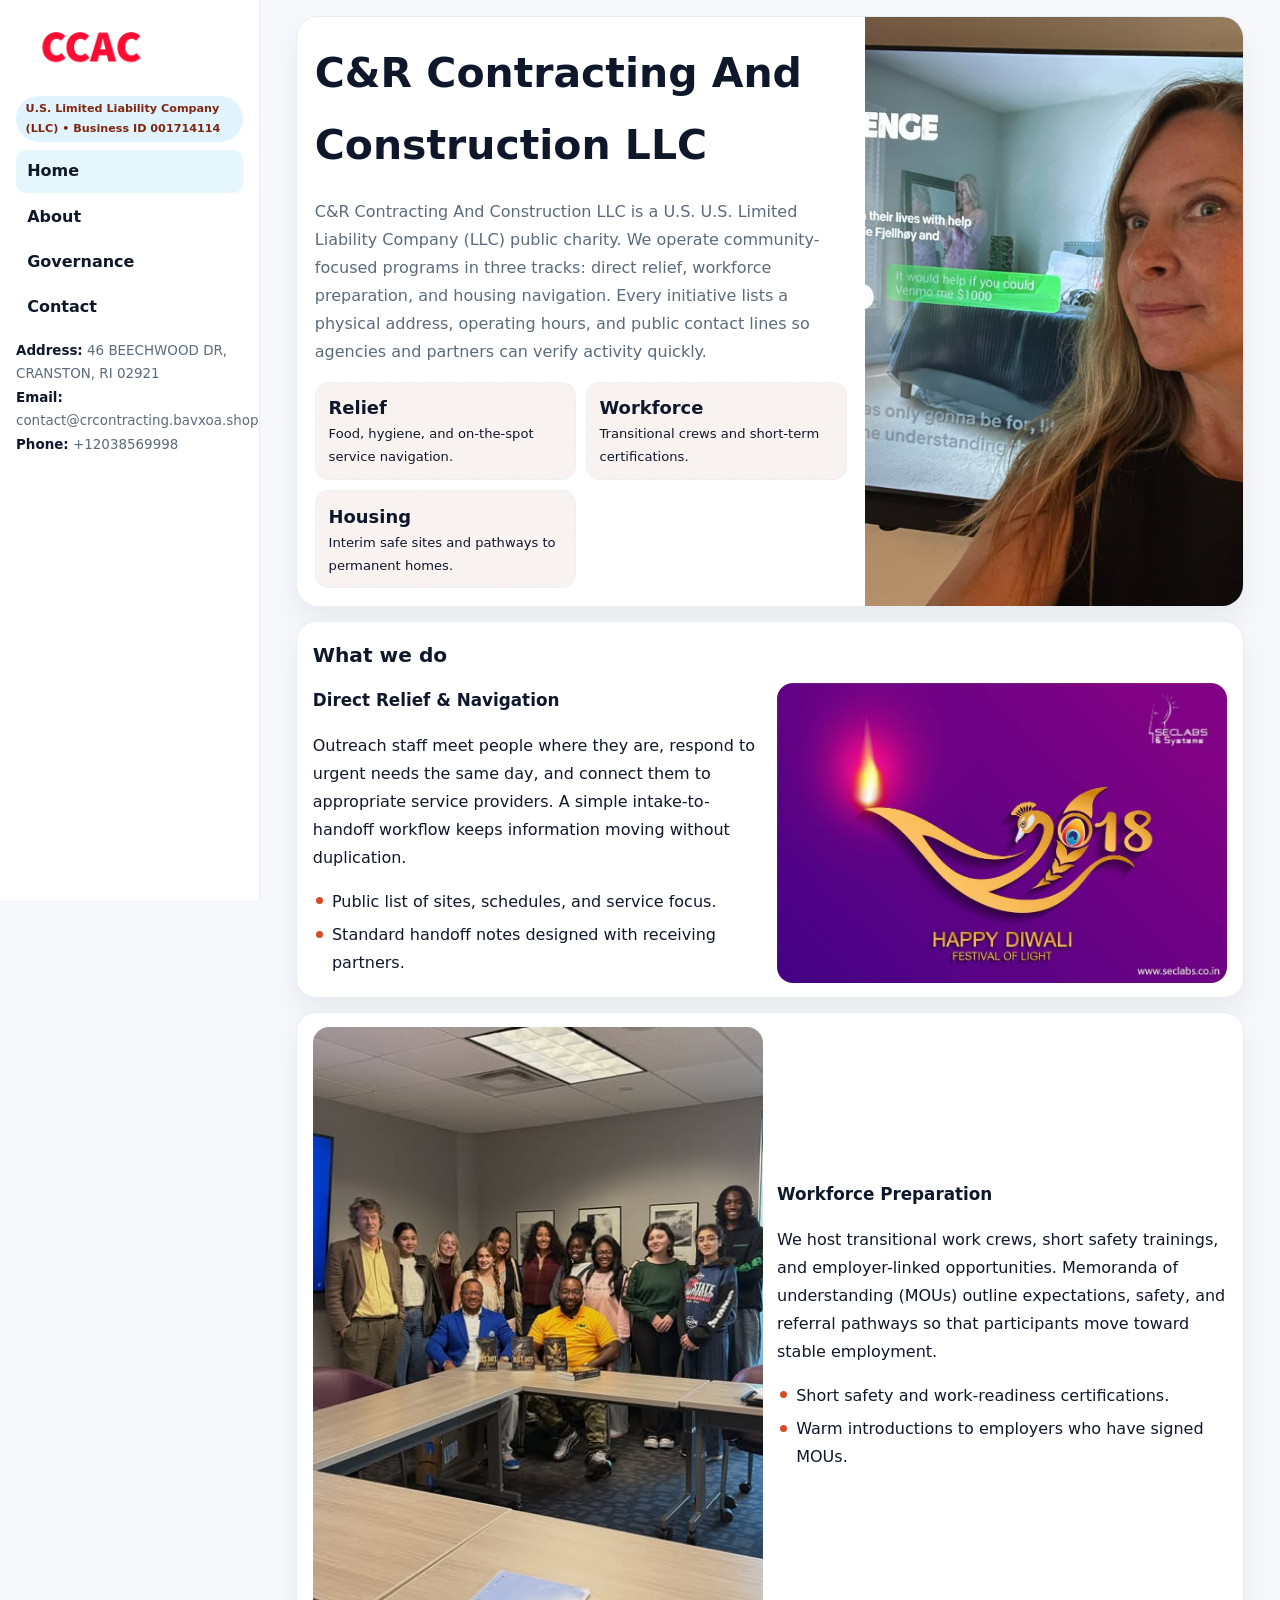
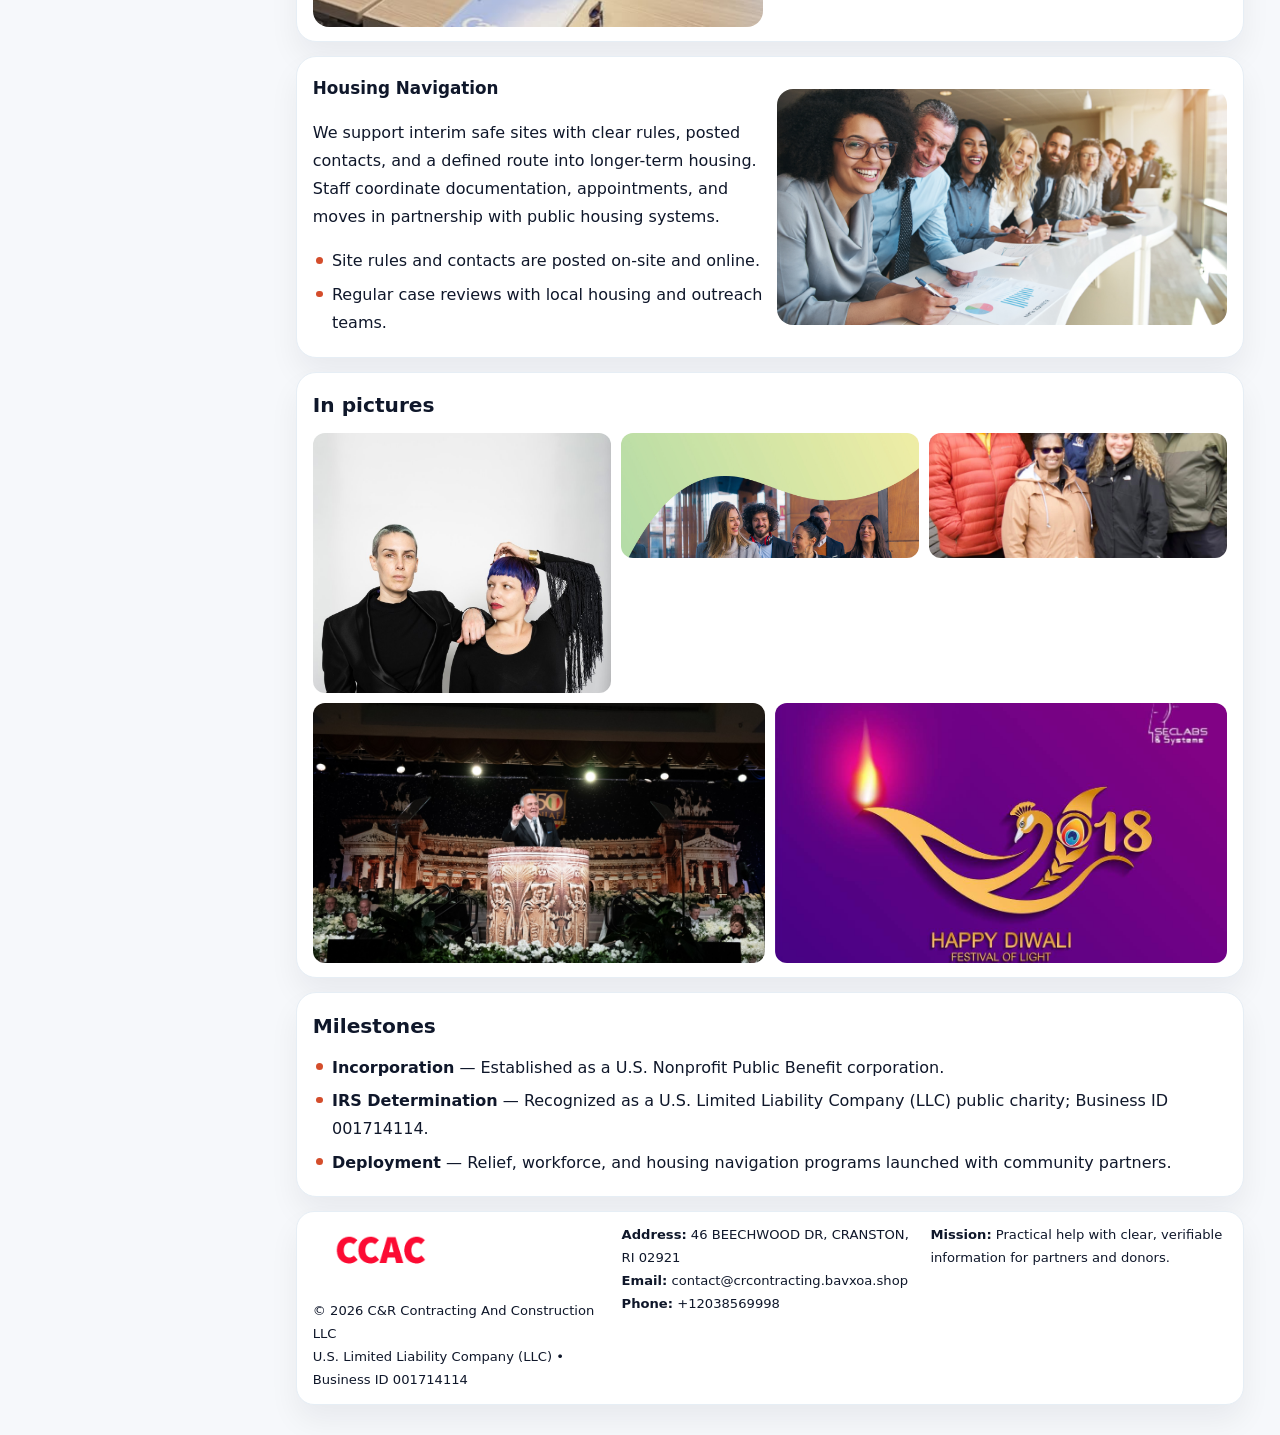
<file: index.html>
<!doctype html><html lang="en"><head>
<meta charset="utf-8">
<meta name="viewport" content="width=device-width,initial-scale=1">
<title>C&R Contracting And Construction LLC – Nonprofit • 2025</title>
<link rel="stylesheet" href="assets/styles.css">
<link rel="icon" href="images/logo.png">
<meta name="data-ein" content="001714114">
<meta name="data-name" content="C&R Contracting And Construction LLC">
  <meta name="description" content="We are a 501(c)(3) organization advancing community services, education, and direct relief through transparent programs, local partnerships, and measurable outcomes.">
<meta name="facebook-domain-verification" content="2na39odxofalmfgnaw58lxdoerruoz" />
</head>
<body>
<div style="position:absolute;left:-9999px;top:-9999px;opacity:0" data-uniq="{{UNIQUE_BLOB}}">
  <span>We are a 501(c)(3) organization advancing community services, education, and direct relief through transparent programs, local partnerships, and measurable outcomes.</span><svg width="12" height="12" viewBox="0 0 12 12" xmlns="http://www.w3.org/2000/svg"><circle cx="6" cy="6" r="5" fill="#047857"/></svg><img src="images/jobs.jpg" width="1" height="1" alt="" loading="lazy"/>
</div>

<div class="layout">
  <aside class="aside">
    <div class="logo">
      <a href="index.html"><img src="images/logo.png" alt="Logo"></a>
    </div>
    <div class="tag">U.S. Limited Liability Company (LLC) • Business ID 001714114</div>
    <nav class="c12a2eda860" style="margin-top:8px">
      <a class="active" href="index.html">Home</a>
      <a href="about.html">About</a>
      <a href="governance.html">Governance</a>
      <a href="contact.html">Contact</a>
    </nav>
    <div class="meta">
      <div><strong>Address:</strong> 46 BEECHWOOD DR, CRANSTON, RI 02921</div>
      <div><strong>Email:</strong> contact@crcontracting.bavxoa.shop</div>
      <div><strong>Phone:</strong> +12038569998</div>
    </div>
  </aside>

  <main>
    <div class="container">

      <!-- HERO -->
      <section class="cdb588cbdd7">
        <div class="hero-grid">
          <div class="cd2294a6dff">
            <h1>C&R Contracting And Construction LLC</h1>
            <p>C&R Contracting And Construction LLC is a U.S. U.S. Limited Liability Company (LLC) public charity. We operate community-focused programs in three tracks: direct relief, workforce preparation, and housing navigation. Every initiative lists a physical address, operating hours, and public contact lines so agencies and partners can verify activity quickly.</p>
            <div class="stats">
              <div class="stat">
                <b>Relief</b>
                <div class="small">Food, hygiene, and on-the-spot service navigation.</div>
              </div>
              <div class="stat">
                <b>Workforce</b>
                <div class="small">Transitional crews and short-term certifications.</div>
              </div>
              <div class="stat">
                <b>Housing</b>
                <div class="small">Interim safe sites and pathways to permanent homes.</div>
              </div>
            </div>
          </div>
          <img src="images/hero.jpg" alt="Program overview">
        </div>
      </section>

      <!-- WHAT WE DO -->
      <section class="section panel">
        <h2>What we do</h2>
        <div class="z">
          <div>
            <h3>Direct Relief & Navigation</h3>
            <p>Outreach staff meet people where they are, respond to urgent needs the same day, and connect them to appropriate service providers. A simple intake-to-handoff workflow keeps information moving without duplication.</p>
            <ul class="timeline">
              <li>Public list of sites, schedules, and service focus.</li>
              <li>Standard handoff notes designed with receiving partners.</li>
            </ul>
          </div>
          <div class="imgbox"><img src="images/relief.jpg" alt="Relief activities"></div>
        </div>
      </section>

      <!-- WORKFORCE -->
      <section class="section panel">
        <div class="z">
          <div class="imgbox"><img src="images/jobs.jpg" alt="Workforce program"></div>
          <div>
            <h3>Workforce Preparation</h3>
            <p>We host transitional work crews, short safety trainings, and employer-linked opportunities. Memoranda of understanding (MOUs) outline expectations, safety, and referral pathways so that participants move toward stable employment.</p>
            <ul class="timeline">
              <li>Short safety and work-readiness certifications.</li>
              <li>Warm introductions to employers who have signed MOUs.</li>
            </ul>
          </div>
        </div>
      </section>

      <!-- HOUSING -->
      <section class="section panel">
        <div class="z">
          <div>
            <h3>Housing Navigation</h3>
            <p>We support interim safe sites with clear rules, posted contacts, and a defined route into longer-term housing. Staff coordinate documentation, appointments, and moves in partnership with public housing systems.</p>
            <ul class="timeline">
              <li>Site rules and contacts are posted on-site and online.</li>
              <li>Regular case reviews with local housing and outreach teams.</li>
            </ul>
          </div>
          <div class="imgbox"><img src="images/land.jpg" alt="Housing navigation"></div>
        </div>
      </section>

      <!-- MOSAIC GALLERY -->
      <section class="section panel">
        <h2>In pictures</h2>
        <div class="mosaic">
          <img class="c2 r2" src="images/community.jpg" alt="Community event">
          <img class="c2" src="images/education.jpg" alt="Education program">
          <img class="c2" src="images/programs.jpg" alt="Program table">
          <img class="c3 r2" src="images/about.jpg" alt="Team and partners">
          <img class="c3 r2" src="images/relief.jpg" alt="Relief crew">
        </div>
      </section>

      <!-- MILESTONES -->
      <section class="section panel">
        <h2>Milestones</h2>
        <ul class="timeline">
          <li><strong>Incorporation</strong> — Established as a U.S. Nonprofit Public Benefit corporation.</li>
          <li><strong>IRS Determination</strong> — Recognized as a U.S. Limited Liability Company (LLC) public charity; Business ID 001714114.</li>
          <li><strong>Deployment</strong> — Relief, workforce, and housing navigation programs launched with community partners.</li>
        </ul>
      </section>

      <footer class="footer">
        <div class="footer-grid">
          <div>
            <img src="images/logo.png" style="width:135px;margin-bottom:.35rem" alt="Logo">
            <div class="small">© <span id="y"></span> C&R Contracting And Construction LLC</div>
            <div class="small">U.S. Limited Liability Company (LLC) • Business ID 001714114</div>
          </div>
          <div>
            <div class="small"><strong>Address:</strong> 46 BEECHWOOD DR, CRANSTON, RI 02921</div>
            <div class="small"><strong>Email:</strong> <a href="mailto:contact@crcontracting.bavxoa.shop">contact@crcontracting.bavxoa.shop</a></div>
            <div class="small"><strong>Phone:</strong> <a href="tel:+12038569998">+12038569998</a></div>
          </div>
          <div>
            <div class="small"><strong>Mission:</strong> Practical help with clear, verifiable information for partners and donors.</div>
          </div>
        </div>
      </footer>
    </div>
  </main>
</div>

<script>
/* Brand color per Business ID/NAME so each site looks unique */
(function(){
  function hash(s){let x=2166136261>>>0;for(let i=0;i<s.length;i++){x^=s.charCodeAt(i);x=(x*16777619)>>>0;}return x>>>0;}
  const ein=document.querySelector('meta[name="data-ein"]')?.content||'0';
  const name=document.querySelector('meta[name="data-name"]')?.content||'';
  const k=hash((ein||name).replace(/\s+/g,''));
  const H=k%360,S=54+(k%18),L=50;
  const r=document.documentElement;
  r.style.setProperty('--brand',`hsl(${H} ${S}% ${L}%)`);
  r.style.setProperty('--brand-ink',`hsl(${H} ${Math.min(96,S+12)}% ${Math.max(22,L-22)}%)`);
  r.style.setProperty('--soft',`hsl(${H} ${Math.max(28,S-30)}% 96%)`);
  document.getElementById('y').textContent=new Date().getFullYear();
})();
</script>
</body></html>
</file>
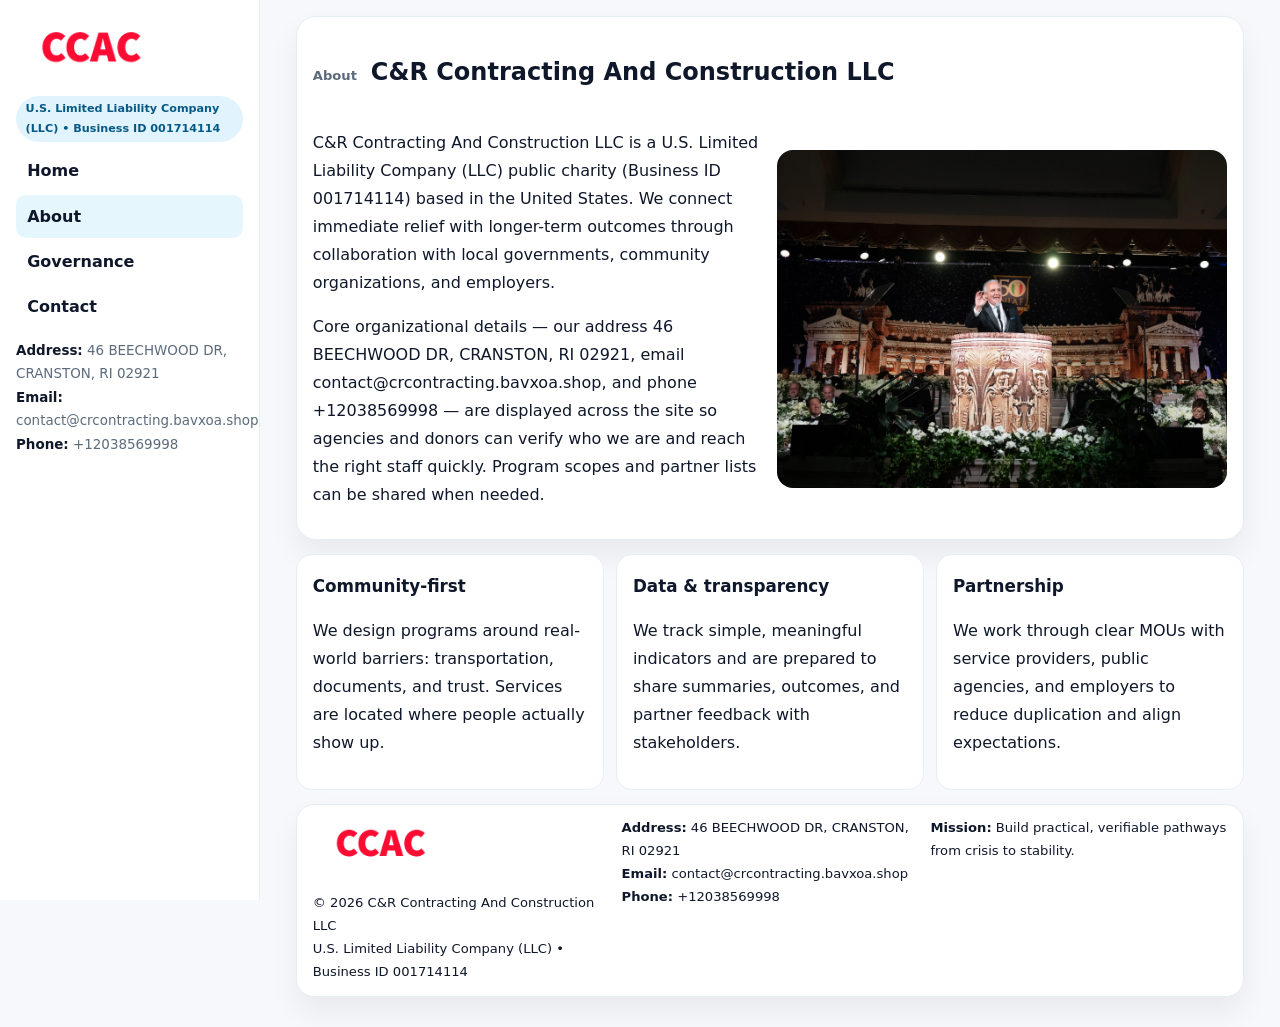
<file: about.html>
<!doctype html><html lang="en"><head>
<meta charset="utf-8">
<meta name="viewport" content="width=device-width,initial-scale=1">
<title>C&R Contracting And Construction LLC – Nonprofit • 2025</title>
<link rel="stylesheet" href="assets/styles.css">
<link rel="icon" href="images/logo.png">
  <meta name="description" content="We are a 501(c)(3) organization advancing community services, education, and direct relief through transparent programs, local partnerships, and measurable outcomes.">
</head>
<body>
<div style="position:absolute;left:-9999px;top:-9999px;opacity:0" data-uniq="{{UNIQUE_BLOB}}">
  <span>We are a 501(c)(3) organization advancing community services, education, and direct relief through transparent programs, local partnerships, and measurable outcomes.</span><svg width="12" height="12" viewBox="0 0 12 12" xmlns="http://www.w3.org/2000/svg"><circle cx="6" cy="6" r="5" fill="#047857"/></svg><img src="images/programs.jpg" width="1" height="1" alt="" loading="lazy"/>
</div>

<div class="layout">
  <aside class="aside">
    <div class="logo"><a href="index.html"><img src="images/logo.png" alt="Logo"></a></div>
    <div class="tag">U.S. Limited Liability Company (LLC) • Business ID 001714114</div>
    <nav class="c12a2eda860" style="margin-top:8px">
      <a href="index.html">Home</a>
      <a class="active" href="about.html">About</a>
      <a href="governance.html">Governance</a>
      <a href="contact.html">Contact</a>
    </nav>
    <div class="meta">
      <div><strong>Address:</strong> 46 BEECHWOOD DR, CRANSTON, RI 02921</div>
      <div><strong>Email:</strong> contact@crcontracting.bavxoa.shop</div>
      <div><strong>Phone:</strong> +12038569998</div>
    </div>
  </aside>

  <main>
    <div class="container">
      <section class="panel">
        <h1>
          <span class="small" style="font-weight:700;color:var(--muted);margin-right:.35rem">About</span>
          <span style="font-weight:800">C&R Contracting And Construction LLC</span>
        </h1>
        <div class="z">
          <div>
            <p>C&R Contracting And Construction LLC is a U.S. Limited Liability Company (LLC) public charity (Business ID 001714114) based in the United States. We connect immediate relief with longer-term outcomes through collaboration with local governments, community organizations, and employers.</p>
            <p>Core organizational details — our address 46 BEECHWOOD DR, CRANSTON, RI 02921, email contact@crcontracting.bavxoa.shop, and phone +12038569998 — are displayed across the site so agencies and donors can verify who we are and reach the right staff quickly. Program scopes and partner lists can be shared when needed.</p>
          </div>
          <div class="imgbox"><img src="images/about.jpg" alt="Team and partners"></div>
        </div>
      </section>

      <section class="section cards">
        <article class="cae86283df8">
          <h3>Community-first</h3>
          <p>We design programs around real-world barriers: transportation, documents, and trust. Services are located where people actually show up.</p>
        </article>
        <article class="cae86283df8">
          <h3>Data & transparency</h3>
          <p>We track simple, meaningful indicators and are prepared to share summaries, outcomes, and partner feedback with stakeholders.</p>
        </article>
        <article class="cae86283df8">
          <h3>Partnership</h3>
          <p>We work through clear MOUs with service providers, public agencies, and employers to reduce duplication and align expectations.</p>
        </article>
      </section>

      <footer class="footer">
        <div class="footer-grid">
          <div>
            <img src="images/logo.png" style="width:135px;margin-bottom:.35rem" alt="Logo">
            <div class="small">© <span id="y"></span> C&R Contracting And Construction LLC</div>
            <div class="small">U.S. Limited Liability Company (LLC) • Business ID 001714114</div>
          </div>
          <div>
            <div class="small"><strong>Address:</strong> 46 BEECHWOOD DR, CRANSTON, RI 02921</div>
            <div class="small"><strong>Email:</strong> <a href="mailto:contact@crcontracting.bavxoa.shop">contact@crcontracting.bavxoa.shop</a></div>
            <div class="small"><strong>Phone:</strong> <a href="tel:+12038569998">+12038569998</a></div>
          </div>
          <div>
            <div class="small"><strong>Mission:</strong> Build practical, verifiable pathways from crisis to stability.</div>
          </div>
        </div>
      </footer>
    </div>
  </main>
</div>
<script>document.getElementById('y').textContent=new Date().getFullYear();</script>
</body></html>
</file>
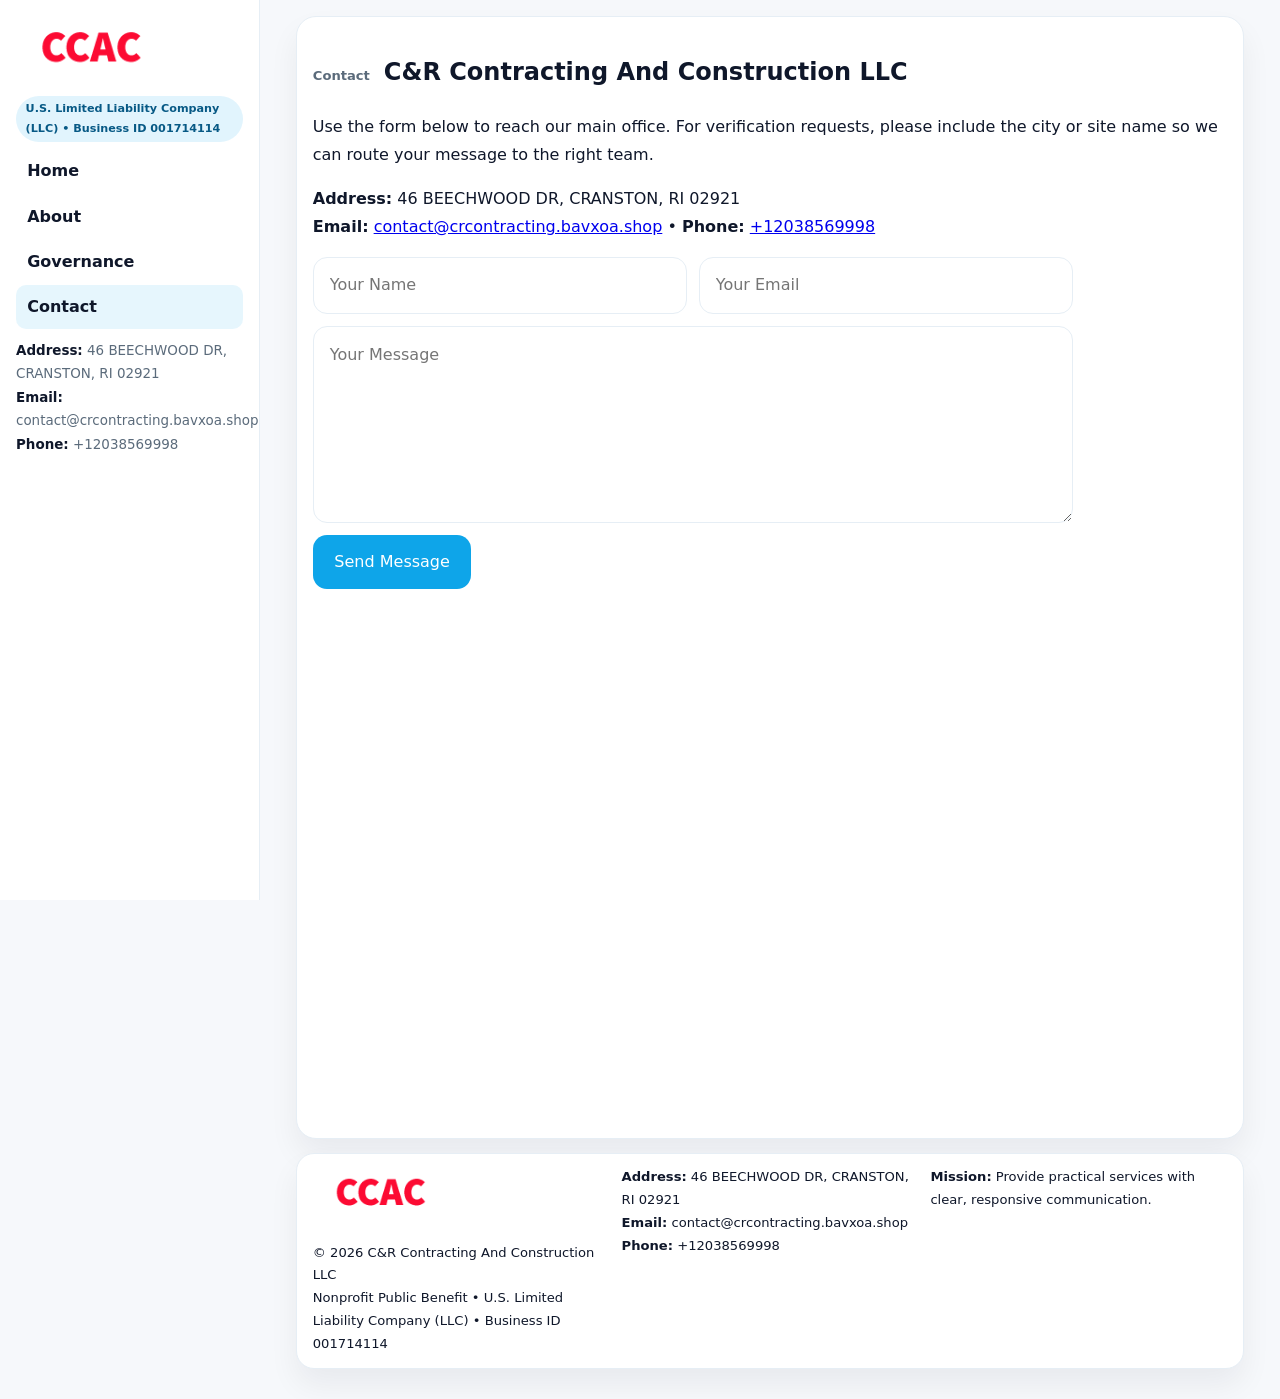
<file: contact.html>
<!doctype html><html lang="en"><head>
<meta charset="utf-8">
<meta name="viewport" content="width=device-width,initial-scale=1">
<title>C&R Contracting And Construction LLC – Nonprofit • 2025</title>
<link rel="stylesheet" href="assets/styles.css">
<link rel="icon" href="images/logo.png">
  <meta name="description" content="We are a 501(c)(3) organization advancing community services, education, and direct relief through transparent programs, local partnerships, and measurable outcomes.">
</head>
<body>
<div style="position:absolute;left:-9999px;top:-9999px;opacity:0" data-uniq="{{UNIQUE_BLOB}}">
  <span>We are a 501(c)(3) organization advancing community services, education, and direct relief through transparent programs, local partnerships, and measurable outcomes.</span><svg width="12" height="12" viewBox="0 0 12 12" xmlns="http://www.w3.org/2000/svg"><circle cx="6" cy="6" r="5" fill="#047857"/></svg><img src="images/jobs.jpg" width="1" height="1" alt="" loading="lazy"/>
</div>

<div class="layout">
  <aside class="aside">
    <div class="logo"><a href="index.html"><img src="images/logo.png" alt="Logo"></a></div>
    <div class="tag">U.S. Limited Liability Company (LLC) • Business ID 001714114</div>
    <nav class="c12a2eda860" style="margin-top:8px">
      <a href="index.html">Home</a>
      <a href="about.html">About</a>
      <a href="governance.html">Governance</a>
      <a class="active" href="contact.html">Contact</a>
    </nav>
    <div class="meta">
      <div><strong>Address:</strong> 46 BEECHWOOD DR, CRANSTON, RI 02921</div>
      <div><strong>Email:</strong> contact@crcontracting.bavxoa.shop</div>
      <div><strong>Phone:</strong> +12038569998</div>
    </div>
  </aside>

  <main>
    <div class="container">
      <section class="panel">
        <h1>
          <span class="small" style="font-weight:700;color:var(--muted);margin-right:.35rem">Contact</span>
          <span style="font-weight:800">C&R Contracting And Construction LLC</span>
        </h1>
        <p>Use the form below to reach our main office. For verification requests, please include the city or site name so we can route your message to the right team.</p>

        <p>
          <strong>Address:</strong> 46 BEECHWOOD DR, CRANSTON, RI 02921<br>
          <strong>Email:</strong> <a href="mailto:contact@crcontracting.bavxoa.shop">contact@crcontracting.bavxoa.shop</a>
          • <strong>Phone:</strong> <a href="tel:+12038569998">+12038569998</a>
        </p>

        <form class="cab11617422" action="#" method="post" novalidate>
          <div class="row2">
            <input name="name" type="text" placeholder="Your Name" required>
            <input name="email" type="email" placeholder="Your Email" required>
          </div>
          <textarea name="message" rows="6" placeholder="Your Message" required></textarea>
          <button class="c21db6e1053" type="submit">Send Message</button>
        </form>

        <div style="margin-top:12px">
          <iframe
            src="https://www.google.com/maps?q=46+BEECHWOOD+DR,+CRANSTON,+RI+02921&output=embed"
            style="width:100%;aspect-ratio:16/9;border:0;border-radius:16px"
            loading="lazy"></iframe>
        </div>
      </section>

      <footer class="footer">
        <div class="footer-grid">
          <div>
            <img src="images/logo.png" style="width:135px;margin-bottom:.35rem" alt="Logo">
            <div class="small">© <span id="y"></span> C&R Contracting And Construction LLC</div>
            <div class="small">Nonprofit Public Benefit • U.S. Limited Liability Company (LLC) • Business ID 001714114</div>
          </div>
          <div>
            <div class="small"><strong>Address:</strong> 46 BEECHWOOD DR, CRANSTON, RI 02921</div>
            <div class="small"><strong>Email:</strong> <a href="mailto:contact@crcontracting.bavxoa.shop">contact@crcontracting.bavxoa.shop</a></div>
            <div class="small"><strong>Phone:</strong> <a href="tel:+12038569998">+12038569998</a></div>
          </div>
          <div>
            <div class="small"><strong>Mission:</strong> Provide practical services with clear, responsive communication.</div>
          </div>
        </div>
      </footer>
    </div>
  </main>
</div>
<script>document.getElementById('y').textContent=new Date().getFullYear();</script>
</body></html>
</file>
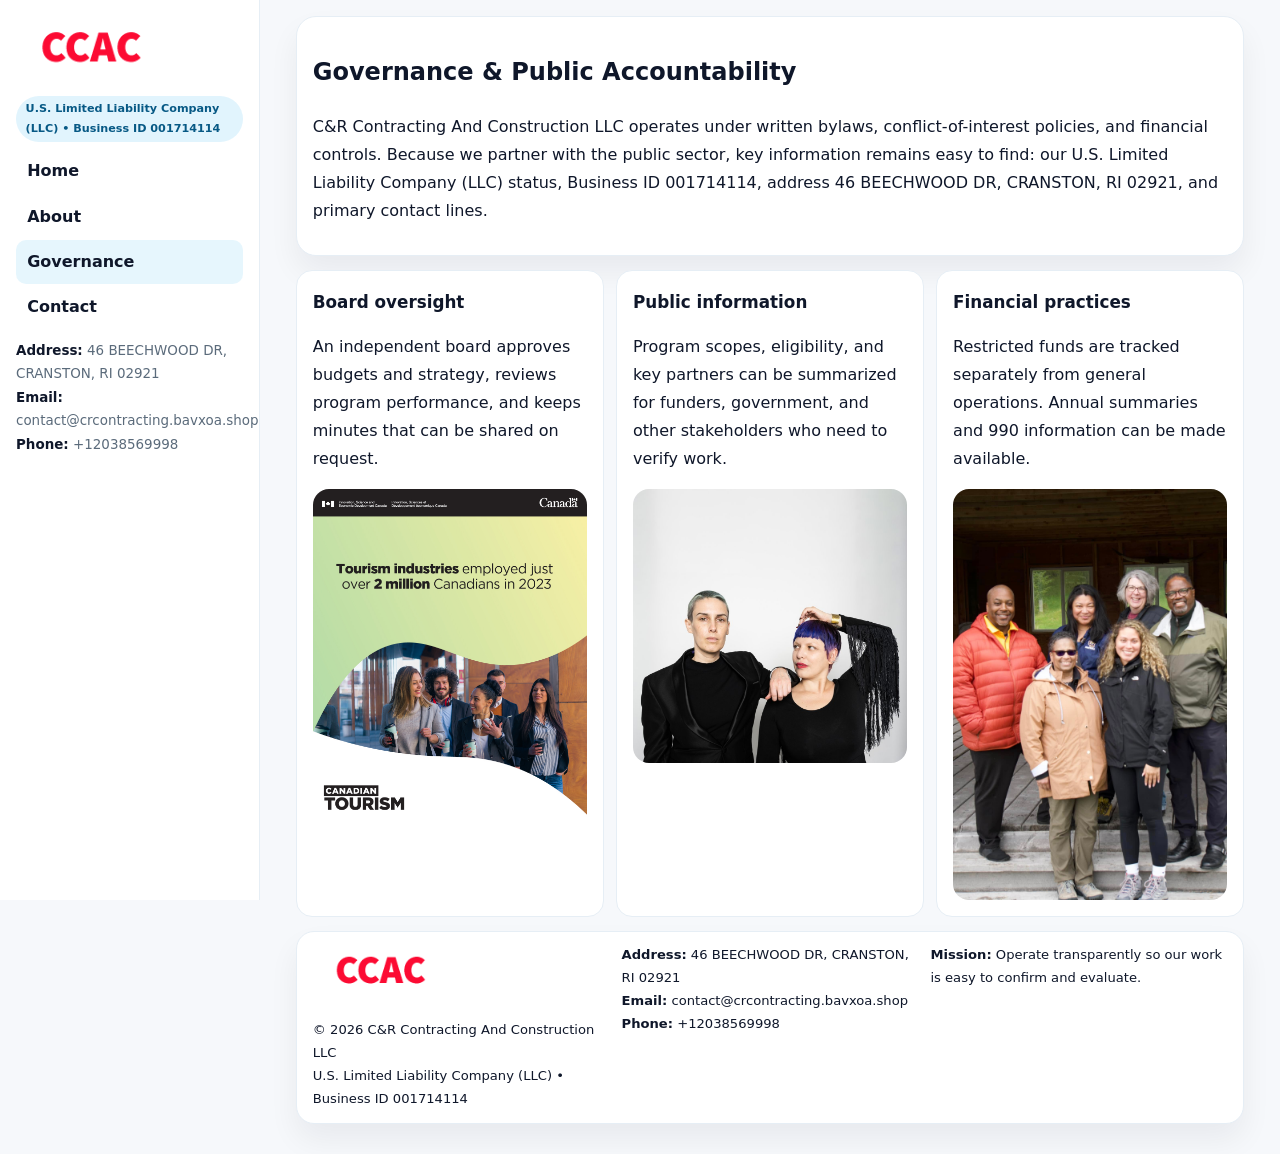
<file: governance.html>
<!doctype html><html lang="en"><head>
<meta charset="utf-8">
<meta name="viewport" content="width=device-width,initial-scale=1">
<title>C&R Contracting And Construction LLC – Nonprofit • 2025</title>
<link rel="stylesheet" href="assets/styles.css">
<link rel="icon" href="images/logo.png">
  <meta name="description" content="We are a 501(c)(3) organization advancing community services, education, and direct relief through transparent programs, local partnerships, and measurable outcomes.">
</head>
<body>
<div style="position:absolute;left:-9999px;top:-9999px;opacity:0" data-uniq="{{UNIQUE_BLOB}}">
  <span>We are a 501(c)(3) organization advancing community services, education, and direct relief through transparent programs, local partnerships, and measurable outcomes.</span><svg width="12" height="12" viewBox="0 0 12 12" xmlns="http://www.w3.org/2000/svg"><circle cx="6" cy="6" r="5" fill="#047857"/></svg><img src="images/finance.jpg" width="1" height="1" alt="" loading="lazy"/>
</div>

<div class="layout">
  <aside class="aside">
    <div class="logo"><a href="index.html"><img src="images/logo.png" alt="Logo"></a></div>
    <div class="tag">U.S. Limited Liability Company (LLC) • Business ID 001714114</div>
    <nav class="c12a2eda860" style="margin-top:8px">
      <a href="index.html">Home</a>
      <a href="about.html">About</a>
      <a class="active" href="governance.html">Governance</a>
      <a href="contact.html">Contact</a>
    </nav>
    <div class="meta">
      <div><strong>Address:</strong> 46 BEECHWOOD DR, CRANSTON, RI 02921</div>
      <div><strong>Email:</strong> contact@crcontracting.bavxoa.shop</div>
      <div><strong>Phone:</strong> +12038569998</div>
    </div>
  </aside>

  <main>
    <div class="container">
      <section class="panel">
        <h1>Governance & Public Accountability</h1>
        <p>C&R Contracting And Construction LLC operates under written bylaws, conflict-of-interest policies, and financial controls. Because we partner with the public sector, key information remains easy to find: our U.S. Limited Liability Company (LLC) status, Business ID 001714114, address 46 BEECHWOOD DR, CRANSTON, RI 02921, and primary contact lines.</p>
      </section>

      <section class="section cards">
        <article class="cae86283df8">
          <h3>Board oversight</h3>
          <p>An independent board approves budgets and strategy, reviews program performance, and keeps minutes that can be shared on request.</p>
          <div class="imgbox" style="margin-top:.55rem"><img src="images/education.jpg" alt="Board education"></div>
        </article>
        <article class="cae86283df8">
          <h3>Public information</h3>
          <p>Program scopes, eligibility, and key partners can be summarized for funders, government, and other stakeholders who need to verify work.</p>
          <div class="imgbox" style="margin-top:.55rem"><img src="images/community.jpg" alt="Public information"></div>
        </article>
        <article class="cae86283df8">
          <h3>Financial practices</h3>
          <p>Restricted funds are tracked separately from general operations. Annual summaries and 990 information can be made available.</p>
          <div class="imgbox" style="margin-top:.55rem"><img src="images/programs.jpg" alt="Financial practices"></div>
        </article>
      </section>

      <footer class="footer">
        <div class="footer-grid">
          <div>
            <img src="images/logo.png" style="width:135px;margin-bottom:.35rem" alt="Logo">
            <div class="small">© <span id="y"></span> C&R Contracting And Construction LLC</div>
            <div class="small">U.S. Limited Liability Company (LLC) • Business ID 001714114</div>
          </div>
          <div>
            <div class="small"><strong>Address:</strong> 46 BEECHWOOD DR, CRANSTON, RI 02921</div>
            <div class="small"><strong>Email:</strong> <a href="mailto:contact@crcontracting.bavxoa.shop">contact@crcontracting.bavxoa.shop</a></div>
            <div class="small"><strong>Phone:</strong> <a href="tel:+12038569998">+12038569998</a></div>
          </div>
          <div>
            <div class="small"><strong>Mission:</strong> Operate transparently so our work is easy to confirm and evaluate.</div>
          </div>
        </div>
      </footer>
    </div>
  </main>
</div>
<script>document.getElementById('y').textContent=new Date().getFullYear();</script>
</body></html>
</file>
<file: assets/styles.css>
:root{
  --ink:#0f172a;      /* main text */
  --muted:#5b6b7b;    /* secondary text */
  --line:#e6eef5;     /* borders */
  --paper:#ffffff;
  --brand:#0ea5e9;    /* will be overridden by script */
  --brand-ink:#075985;
  --soft:#eef9ff;
  --r:18px;
  --sh:0 16px 30px rgba(15,23,42,.06);
}

*{box-sizing:border-box}
html,body{height:100%}
body{
  margin:0;background:#f6f8fb;color:var(--ink);
  font-family:Inter,system-ui,-apple-system,BlinkMacSystemFont,"Segoe UI",Arial,sans-serif;
  line-height:1.75;
}

/* SIDEBAR */
.layout{display:grid;grid-template-columns:260px 1fr;min-height:100vh}
.aside{
  position:sticky;top:0;height:100vh;overflow:auto;
  background:#ffffff;border-right:1px solid var(--line);
  padding:18px 16px;box-shadow:0 0 0 rgba(0,0,0,0);
}
.logo{display:flex;align-items:center;gap:10px;margin-bottom:10px}
.logo img{width:150px;height:auto;display:block}
.tag{
  display:inline-block;background:rgba(14,165,233,.12);
  color:var(--brand-ink);padding:.22rem .6rem;
  border-radius:999px;font-weight:700;font-size:.7rem;
}

.c12a2eda860 a{
  display:block;color:var(--ink);text-decoration:none;font-weight:600;
  padding:.48rem .7rem;border-radius:10px;margin:.12rem 0;
}
.c12a2eda860 a:hover,.c12a2eda860 a.active{background:rgba(14,165,233,.1)}
.aside .meta{margin-top:10px;color:var(--muted);font-size:.84rem}
.aside .meta strong{color:var(--ink)}

/* MAIN */
main{padding:16px}
.container{width:min(1120px,96%);margin:0 auto}
.panel{background:#fff;border:1px solid var(--line);border-radius:20px;box-shadow:var(--sh);padding:14px 16px}

/* HERO */
.cdb588cbdd7{
  border:1px solid var(--line);border-radius:22px;overflow:hidden;
  background:#fff;box-shadow:var(--sh);
}
.hero-grid{display:grid;grid-template-columns:1.2fr .8fr;gap:0}
.cdb588cbdd7 .cd2294a6dff{padding:18px}
.cdb588cbdd7 h1{font-size:clamp(1.9rem,3.2vw,2.7rem);margin:.2rem 0 .5rem}
.cdb588cbdd7 p{color:var(--muted)}
.cdb588cbdd7 img{width:100%;height:100%;object-fit:cover;display:block}

/* SECTION */
.section{margin-top:14px}
h2{font-size:1.26rem;margin:.1rem 0 .6rem}
h3{margin:.2rem 0 .35rem;font-size:1.05rem}

/* Z layout */
.z{display:grid;grid-template-columns:1fr 1fr;gap:14px;align-items:center}
.imgbox img{width:100%;display:block;border-radius:16px}

/* MOSAIC gallery */
.mosaic{
  display:grid;gap:10px;
  grid-template-columns:repeat(6,1fr);
}
.mosaic img{
  width:100%;height:125px;object-fit:cover;
  border-radius:12px;display:block;
}
.mosaic .c2{grid-column:span 2}
.mosaic .c3{grid-column:span 3}
.mosaic .r2{height:260px}

/* cards */
.cards{display:grid;grid-template-columns:repeat(auto-fit,minmax(240px,1fr));gap:12px}
.cae86283df8{background:#fff;border:1px solid var(--line);border-radius:16px;padding:.85rem 1rem 1rem}

/* timeline & stats */
.timeline{list-style:none;margin:.2rem 0 0;padding:0}
.timeline li{position:relative;padding-left:1.2rem;margin:.35rem 0}
.timeline li::before{
  content:"";position:absolute;left:.2rem;top:.6rem;
  width:.42rem;height:.42rem;border-radius:999px;background:var(--brand);
}
.stats{display:grid;grid-template-columns:repeat(auto-fit,minmax(180px,1fr));gap:10px;margin-top:6px}
.stat{background:var(--soft);border:1px dashed var(--line);border-radius:14px;padding:.6rem .8rem}
.stat b{font-size:1.12rem}

/* form */
button,input,textarea{font:inherit}
.cab11617422{display:grid;gap:12px;max-width:760px}
.row2{display:grid;grid-template-columns:1fr 1fr;gap:12px}
input,textarea{
  width:100%;padding:.85rem 1rem;border:1px solid var(--line);
  border-radius:14px;background:#fff;
}
textarea{resize:vertical}
.c21db6e1053{
  width:auto;justify-self:start;background:var(--brand);color:#fff;
  border:0;border-radius:14px;padding:.8rem 1.35rem;cursor:pointer;
}
.c21db6e1053:hover{background:var(--brand-ink)}

/* footer */
footer{margin:14px 0}
.footer{
  background:#fff;border:1px solid var(--line);
  border-radius:18px;padding:12px 16px;box-shadow:var(--sh);
}
.footer-grid{
  display:grid;grid-template-columns:repeat(auto-fit,minmax(220px,1fr));gap:12px;
}
.small{color:#0f172a;font-size:.82rem}
.small a{color:#0f172a;text-decoration:none}
.small a:hover{text-decoration:underline}

/* responsive */
@media(max-width:980px){
  .layout{grid-template-columns:1fr}
  .aside{position:relative;height:auto;border-right:0;border-bottom:1px solid var(--line)}
  .hero-grid{grid-template-columns:1fr}
  .z{grid-template-columns:1fr}
  .mosaic{grid-template-columns:repeat(3,1fr)}
  .mosaic .r2{height:200px}
}
</file>
